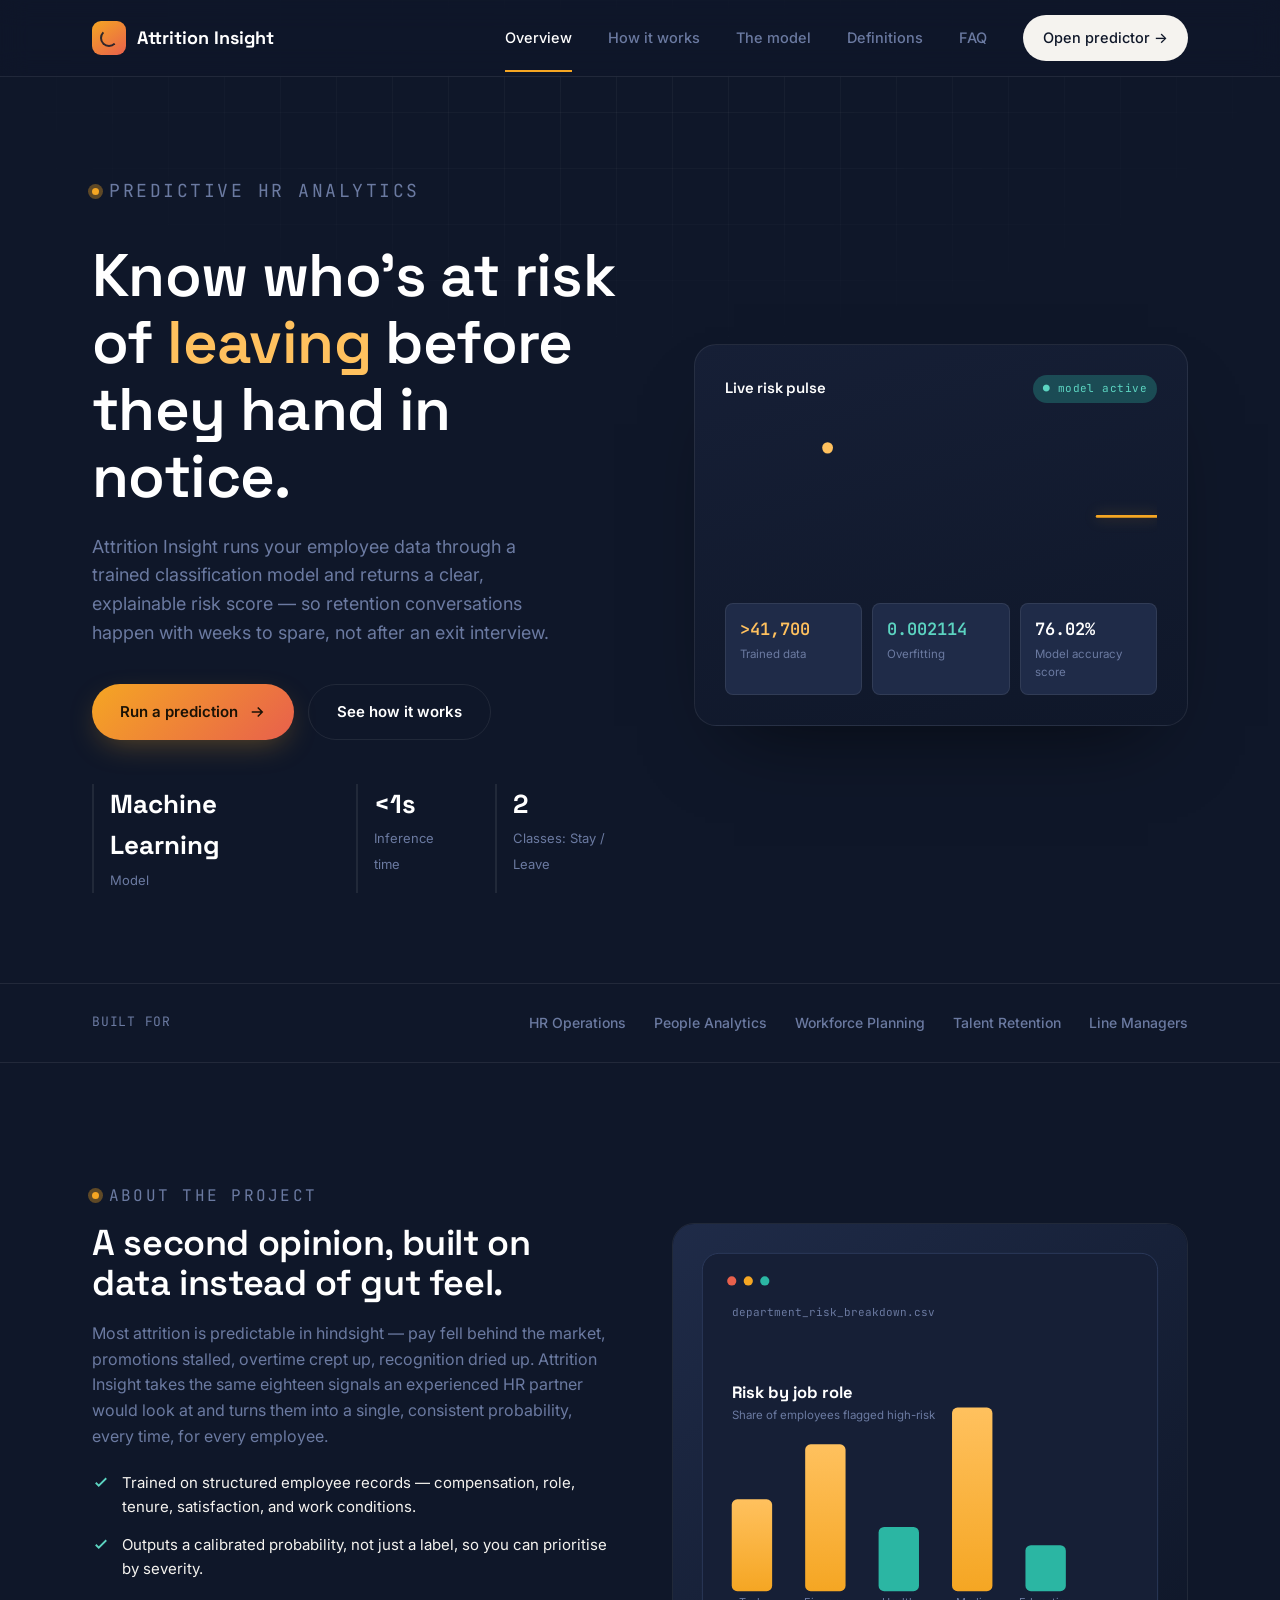
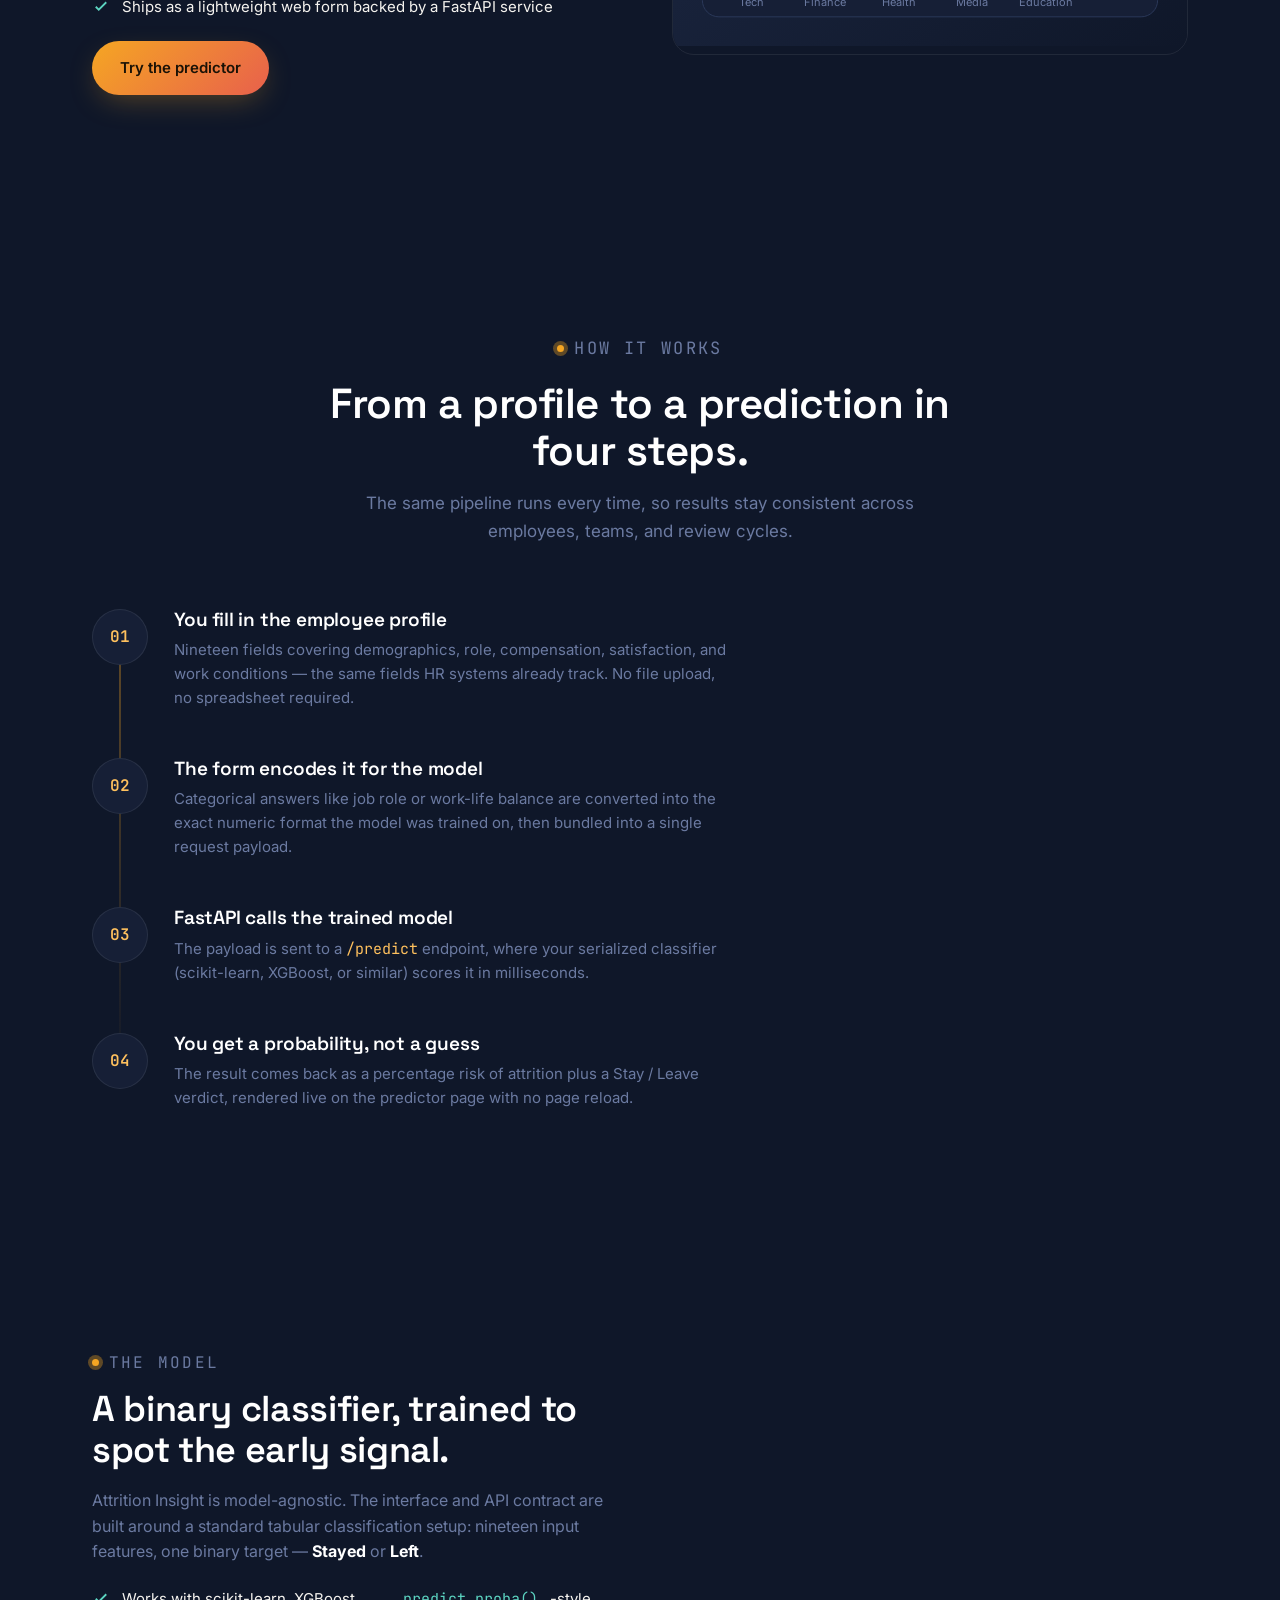
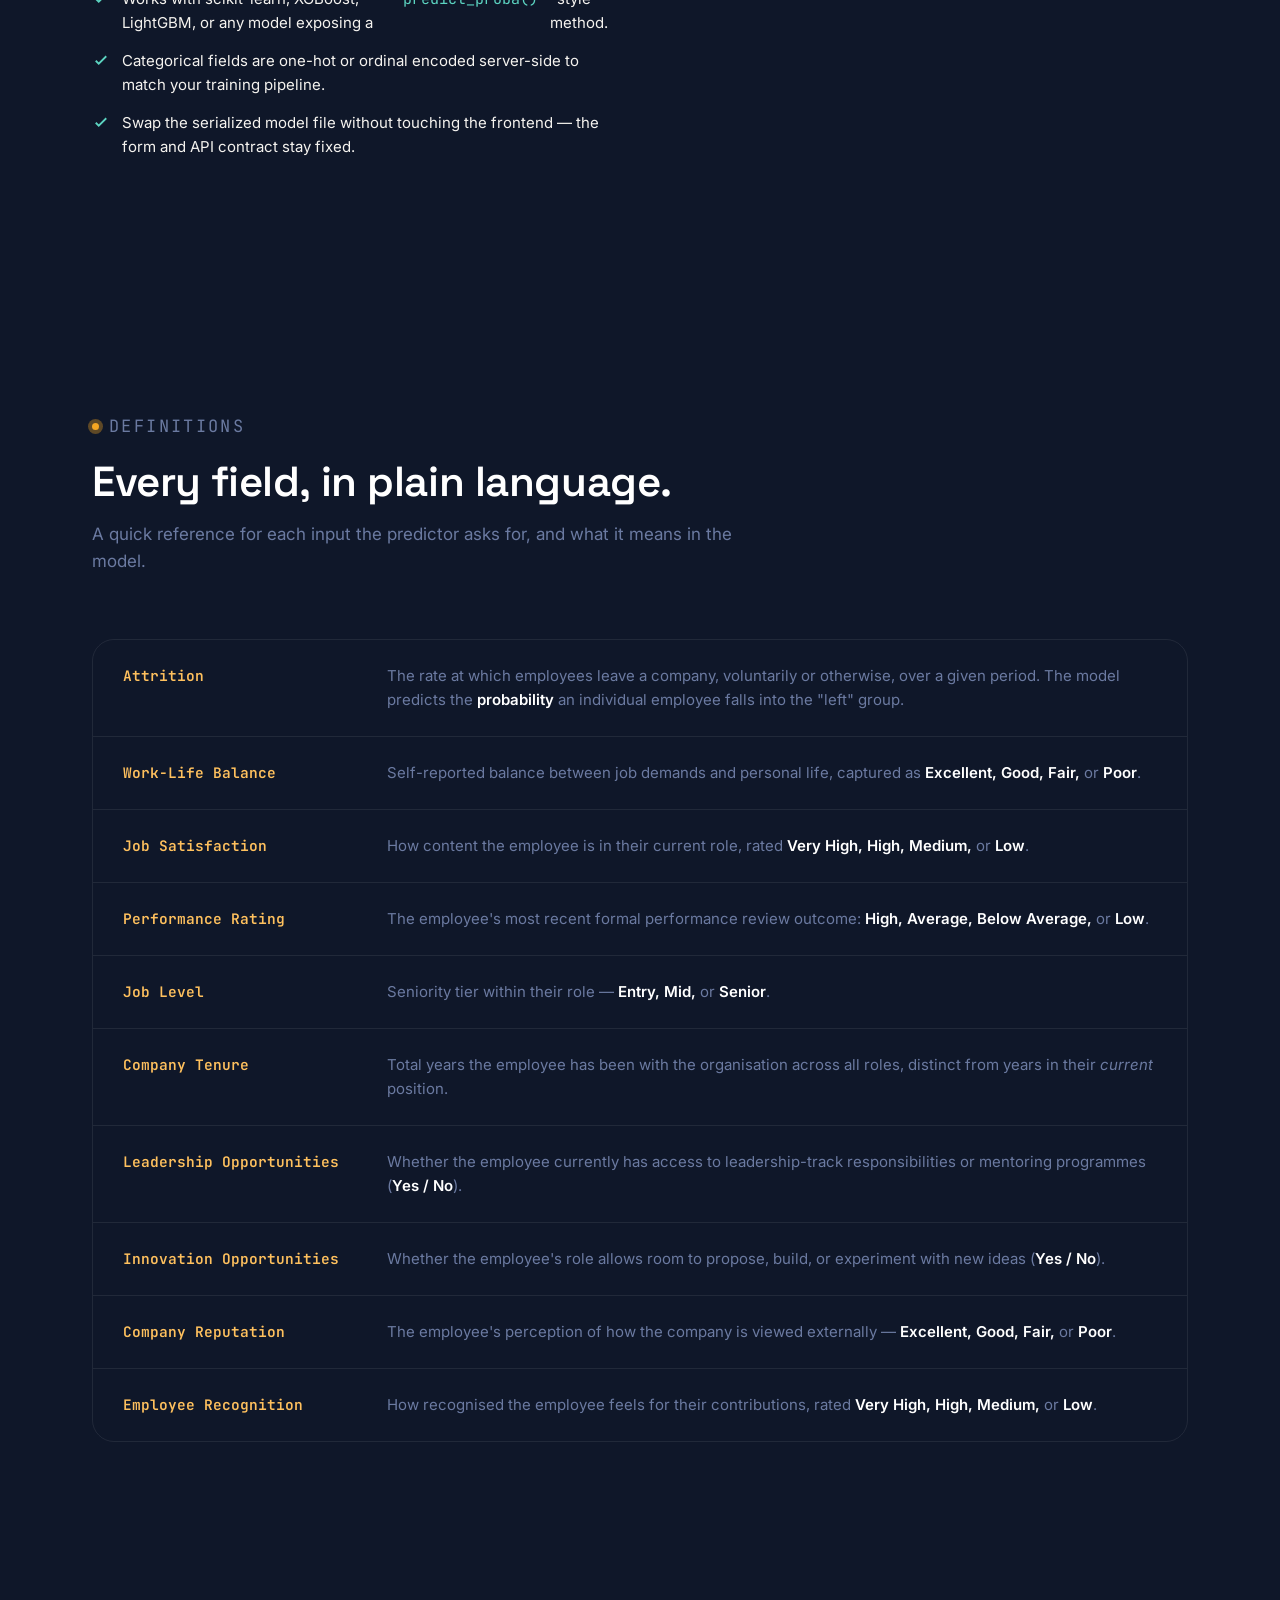
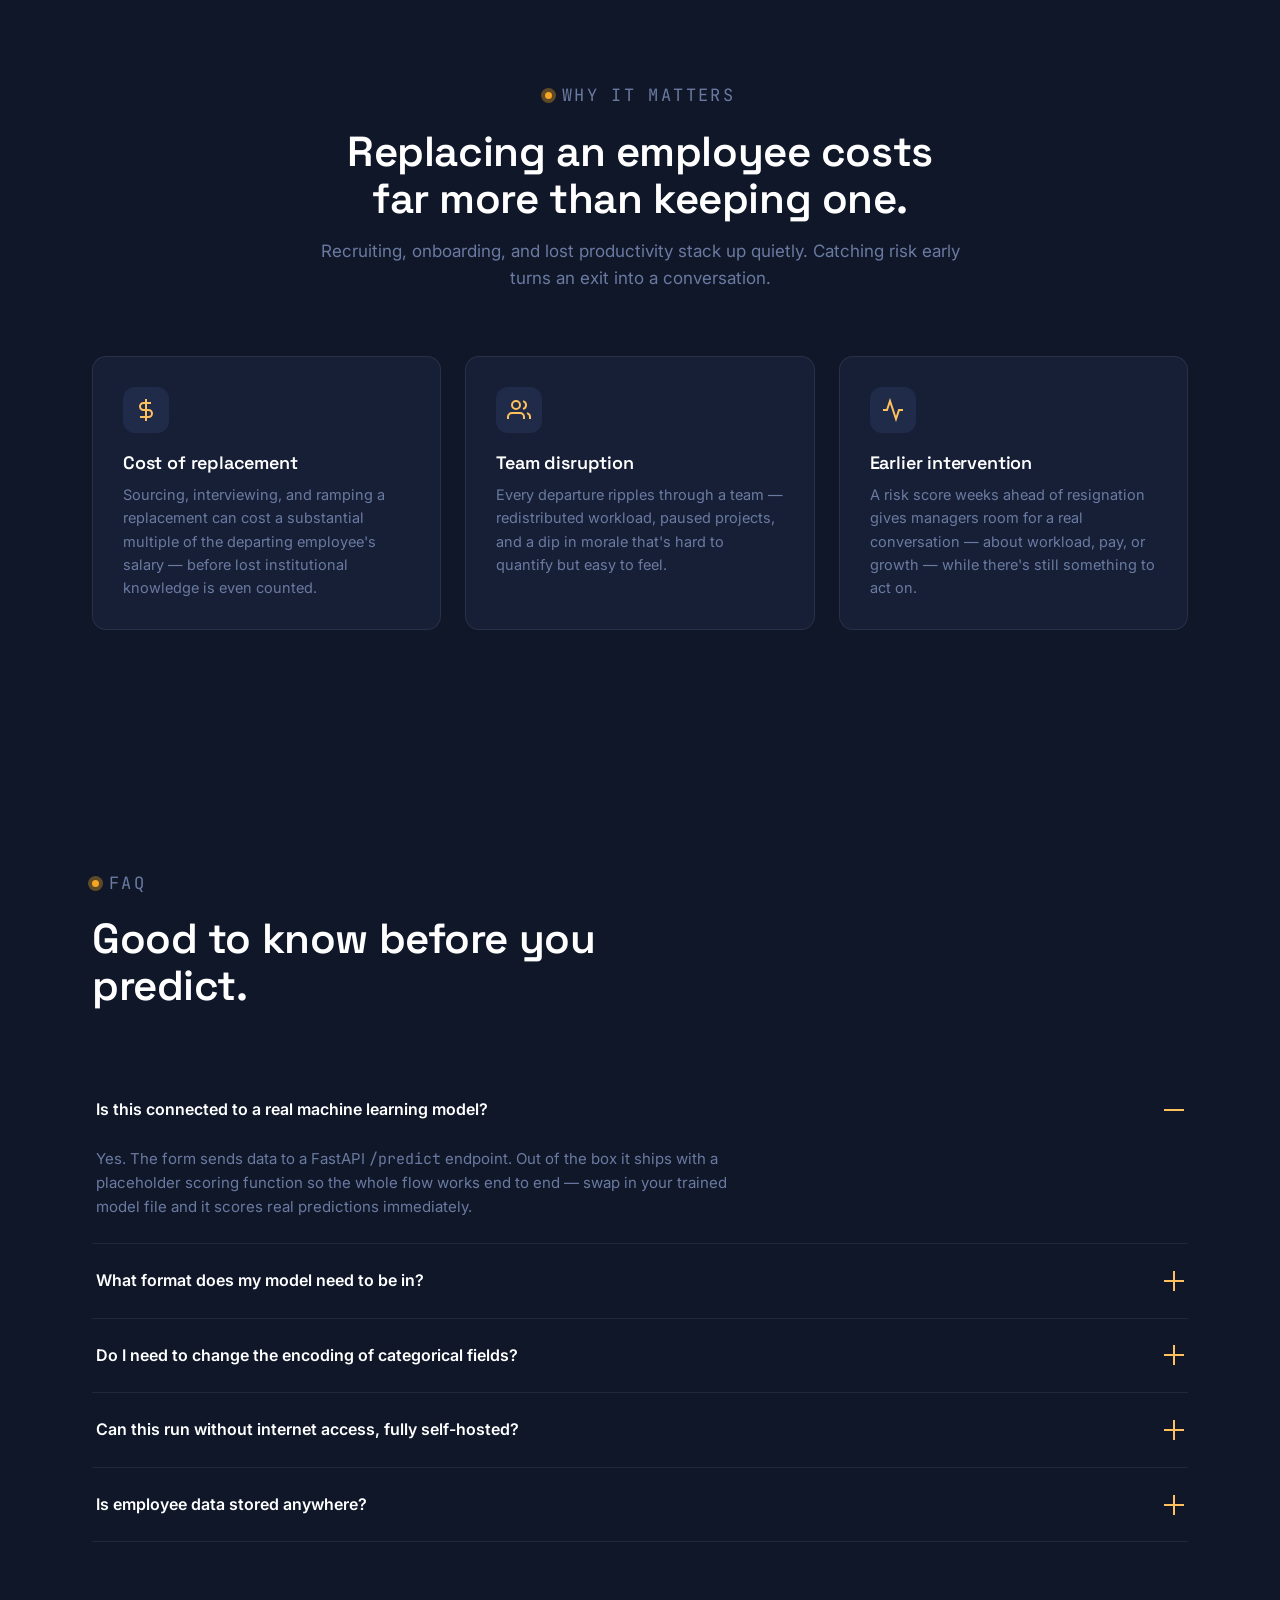
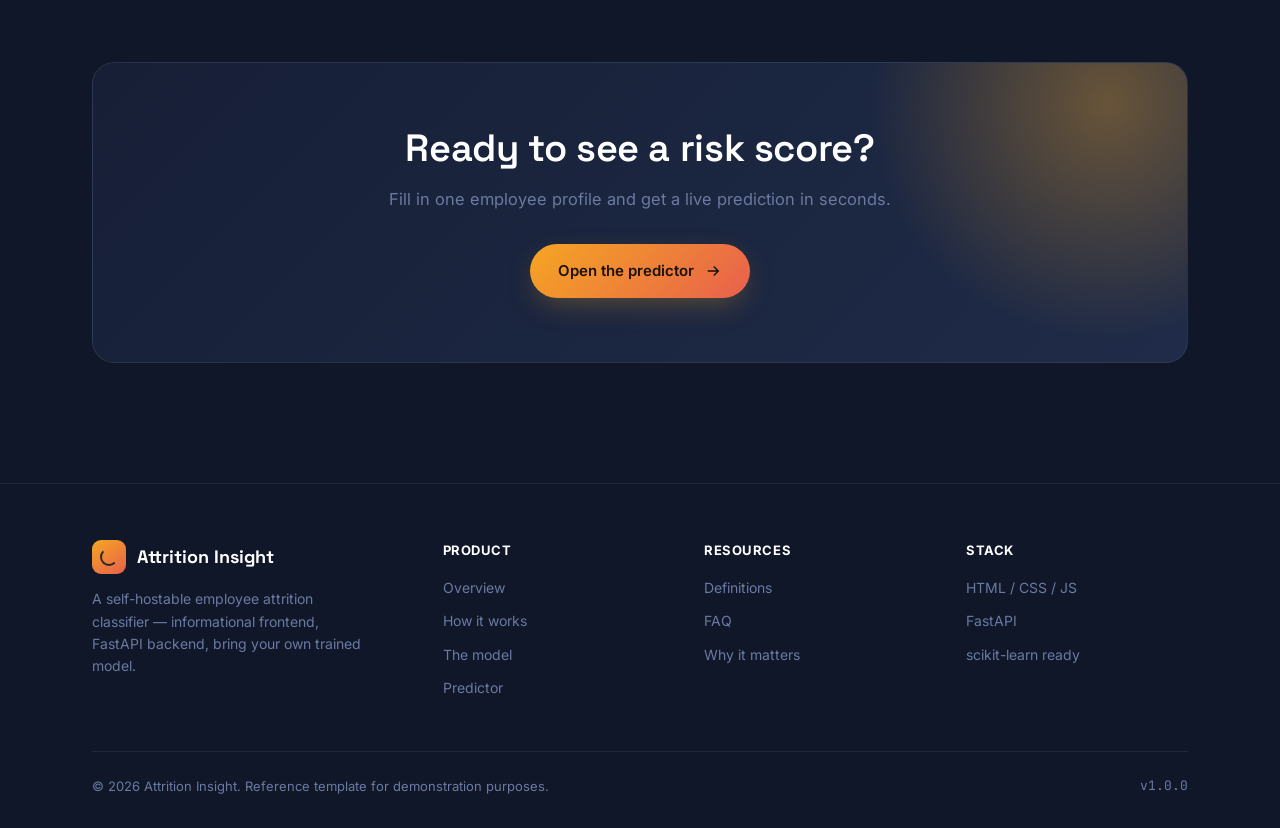
<file: index.html>
<!DOCTYPE html>
<html lang="en">
<head>
<meta charset="UTF-8">
<meta name="viewport" content="width=device-width, initial-scale=1.0">
<title>Attrition Insight — Predict Employee Attrition with Machine Learning</title>
<meta name="description" content="Attrition Insight uses a trained machine learning model to estimate employee attrition risk from HR data, helping teams act before talent walks out the door.">
<link rel="preconnect" href="https://fonts.googleapis.com">
<link rel="stylesheet" href="static/css/style.css">
</head>
<body>

<!-- ============================ NAVBAR ============================ -->
<nav class="navbar">
  <div class="container navbar-inner">
    <a href="index.html" class="brand">
      <span class="brand-mark"></span>
      Attrition&nbsp;Insight
    </a>
    <ul class="nav-links" id="navLinks">
      <li><a href="#overview" class="active">Overview</a></li>
      <li><a href="#how-it-works">How it works</a></li>
      <li><a href="#model">The model</a></li>
      <li><a href="#glossary">Definitions</a></li>
      <li><a href="#faq">FAQ</a></li>
      <li><a href="predict.html" class="nav-cta">Open predictor →</a></li>
    </ul>
    <button class="nav-toggle" id="navToggle" aria-label="Toggle menu">
      <span></span><span></span><span></span>
    </button>
  </div>
</nav>

<!-- ============================ HERO ============================ -->
<header class="hero" id="overview">
  <div class="container hero-grid">
    <div class="hero-copy" data-reveal>
      <p class="eyebrow">Predictive HR Analytics</p>
      <h1>Know who's at risk of <span class="accent">leaving</span> before they hand in notice.</h1>
      <p>Attrition Insight runs your employee data through a trained classification model and returns a clear, explainable risk score — so retention conversations happen with weeks to spare, not after an exit interview.</p>
      <div class="hero-actions">
        <a href="predict.html" class="btn btn-primary">
          Run a prediction
          <svg viewBox="0 0 24 24" fill="none" stroke="currentColor" stroke-width="2"><path d="M5 12h14M13 6l6 6-6 6"/></svg>
        </a>
        <a href="#how-it-works" class="btn btn-ghost">See how it works</a>
      </div>
      <div class="hero-stats">
        <div>
          <span class="num">Machine Learning</span>
          <span class="label">Model</span>
        </div>
        <div>
          <span class="num">&lt;1s</span>
          <span class="label">Inference time</span>
        </div>
        <div>
          <span class="num">2</span>
          <span class="label">Classes: Stay / Leave</span>
        </div>
      </div>
    </div>

    <div class="hero-visual" data-reveal>
      <div class="pulse-card">
        <div class="pulse-card-head">
          <h4>Live risk pulse</h4>
          <span class="pulse-tag">● model active</span>
        </div>
        <div class="pulse-svg-wrap">
          <svg viewBox="0 0 400 140" preserveAspectRatio="none">
            <path class="pulse-line" d="M0,80 L50,80 L65,40 L80,110 L95,20 L110,80 L160,80 L180,80 L195,55 L210,95 L225,80 L400,80"/>
            <circle class="pulse-dot" cx="95" cy="20" r="5"/>
          </svg>
        </div>
        <div class="pulse-grid-row">
          <div class="pulse-metric risk">
            <div class="v">>41,700</div>
            <div class="l">Trained data</div>
          </div>
          <div class="pulse-metric safe">
            <div class="v">0.002114</div>
            <div class="l">Overfitting</div>
          </div>
          <div class="pulse-metric">
            <div class="v">76.02%</div>
            <div class="l">Model accuracy score</div>
          </div>
        </div>
      </div>
    </div>
  </div>
</header>

<!-- ============================ TRUST STRIP ============================ -->
<div class="strip">
  <div class="container strip-inner">
    <span class="strip-label">BUILT FOR</span>
    <div class="strip-tags">
      <span>HR Operations</span>
      <span>People Analytics</span>
      <span>Workforce Planning</span>
      <span>Talent Retention</span>
      <span>Line Managers</span>
    </div>
  </div>
</div>

<!-- ============================ ABOUT ============================ -->
<section class="section" id="about">
  <div class="container">
    <div class="split" data-reveal>
      <div class="split-copy">
        <p class="eyebrow">About the project</p>
        <h2>A second opinion, built on data instead of gut feel.</h2>
        <p>Most attrition is predictable in hindsight — pay fell behind the market, promotions stalled, overtime crept up, recognition dried up. Attrition Insight takes the same eighteen signals an experienced HR partner would look at and turns them into a single, consistent probability, every time, for every employee.</p>
        <ul class="check-list">
          <li>
            <svg viewBox="0 0 24 24" fill="none" stroke="currentColor" stroke-width="2.4"><path d="M5 13l4 4L19 7"/></svg>
            Trained on structured employee records — compensation, role, tenure, satisfaction, and work conditions.
          </li>
          <li>
            <svg viewBox="0 0 24 24" fill="none" stroke="currentColor" stroke-width="2.4"><path d="M5 13l4 4L19 7"/></svg>
            Outputs a calibrated probability, not just a label, so you can prioritise by severity.
          </li>
          <li>
            <svg viewBox="0 0 24 24" fill="none" stroke="currentColor" stroke-width="2.4"><path d="M5 13l4 4L19 7"/></svg>
            Ships as a lightweight web form backed by a FastAPI service
          </li>
        </ul>
        <a href="predict.html" class="btn btn-primary mt-8">Try the predictor</a>
      </div>
      <div class="split-media">
        <div class="media-frame">
          <svg viewBox="0 0 560 460" width="100%" height="100%" xmlns="http://www.w3.org/2000/svg">
            <defs>
              <linearGradient id="bgGrad" x1="0" y1="0" x2="1" y2="1">
                <stop offset="0%" stop-color="#1f2b48"/>
                <stop offset="100%" stop-color="#0f1729"/>
              </linearGradient>
              <linearGradient id="barGrad" x1="0" y1="0" x2="0" y2="1">
                <stop offset="0%" stop-color="#ffc15e"/>
                <stop offset="100%" stop-color="#f5a623"/>
              </linearGradient>
            </defs>
            <rect width="560" height="460" fill="url(#bgGrad)"/>
            <rect x="32" y="32" width="496" height="396" rx="18" fill="#161f36" stroke="#2c3a5c"/>
            <circle cx="64" cy="62" r="5" fill="#e8604c"/>
            <circle cx="82" cy="62" r="5" fill="#f5a623"/>
            <circle cx="100" cy="62" r="5" fill="#2bb6a3"/>
            <text x="64" y="100" fill="#6b7aa1" font-family="JetBrains Mono, monospace" font-size="12">department_risk_breakdown.csv</text>
            <g font-family="Inter, sans-serif" font-size="12" fill="#f5f3ef">
              <rect x="64" y="300" width="44" height="100" rx="6" fill="url(#barGrad)"/>
              <text x="86" y="416" text-anchor="middle" fill="#6b7aa1">Tech</text>
              <rect x="144" y="240" width="44" height="160" rx="6" fill="url(#barGrad)"/>
              <text x="166" y="416" text-anchor="middle" fill="#6b7aa1">Finance</text>
              <rect x="224" y="330" width="44" height="70" rx="6" fill="#2bb6a3"/>
              <text x="246" y="416" text-anchor="middle" fill="#6b7aa1">Health</text>
              <rect x="304" y="200" width="44" height="200" rx="6" fill="url(#barGrad)"/>
              <text x="326" y="416" text-anchor="middle" fill="#6b7aa1">Media</text>
              <rect x="384" y="350" width="44" height="50" rx="6" fill="#2bb6a3"/>
              <text x="406" y="416" text-anchor="middle" fill="#6b7aa1">Education</text>
            </g>
            <text x="64" y="190" fill="#fff" font-family="Space Grotesk, sans-serif" font-size="18" font-weight="700">Risk by job role</text>
            <text x="64" y="212" fill="#6b7aa1" font-family="Inter, sans-serif" font-size="12.5">Share of employees flagged high-risk</text>
          </svg>
        </div>
      </div>
    </div>
  </div>
</section>

<!-- ============================ HOW IT WORKS ============================ -->
<section class="section" id="how-it-works">
  <div class="container">
    <div class="section-head center" data-reveal>
      <p class="eyebrow" style="justify-content:center;">How it works</p>
      <h2>From a profile to a prediction in four steps.</h2>
      <p>The same pipeline runs every time, so results stay consistent across employees, teams, and review cycles.</p>
    </div>

    <div class="process-rail" data-reveal>
      <div class="process-step">
        <div class="step-index">01</div>
        <div class="step-body">
          <h3>You fill in the employee profile</h3>
          <p>Nineteen fields covering demographics, role, compensation, satisfaction, and work conditions — the same fields HR systems already track. No file upload, no spreadsheet required.</p>
        </div>
      </div>
      <div class="process-step">
        <div class="step-index">02</div>
        <div class="step-body">
          <h3>The form encodes it for the model</h3>
          <p>Categorical answers like job role or work-life balance are converted into the exact numeric format the model was trained on, then bundled into a single request payload.</p>
        </div>
      </div>
      <div class="process-step">
        <div class="step-index">03</div>
        <div class="step-body">
          <h3>FastAPI calls the trained model</h3>
          <p>The payload is sent to a <code class="mono" style="color:var(--amber-400)">/predict</code> endpoint, where your serialized classifier (scikit-learn, XGBoost, or similar) scores it in milliseconds.</p>
        </div>
      </div>
      <div class="process-step">
        <div class="step-index">04</div>
        <div class="step-body">
          <h3>You get a probability, not a guess</h3>
          <p>The result comes back as a percentage risk of attrition plus a Stay / Leave verdict, rendered live on the predictor page with no page reload.</p>
        </div>
      </div>
    </div>
  </div>
</section>

<!-- ============================ THE MODEL ============================ -->
<section class="section" id="model">
  <div class="container">
    <div class="split reverse" data-reveal>
      <div class="split-media">
      </div>
      <div class="split-copy">
        <p class="eyebrow">The model</p>
        <h2>A binary classifier, trained to spot the early signal.</h2>
        <p>Attrition Insight is model-agnostic. The interface and API contract are built around a standard tabular classification setup: nineteen input features, one binary target — <strong style="color:#fff;">Stayed</strong> or <strong style="color:#fff;">Left</strong>.</p>
        <ul class="check-list">
          <li>
            <svg viewBox="0 0 24 24" fill="none" stroke="currentColor" stroke-width="2.4"><path d="M5 13l4 4L19 7"/></svg>
            Works with scikit-learn, XGBoost, LightGBM, or any model exposing a <code class="mono" style="color:var(--teal-400)">predict_proba()</code>-style method.
          </li>
          <li>
            <svg viewBox="0 0 24 24" fill="none" stroke="currentColor" stroke-width="2.4"><path d="M5 13l4 4L19 7"/></svg>
            Categorical fields are one-hot or ordinal encoded server-side to match your training pipeline.
          </li>
          <li>
            <svg viewBox="0 0 24 24" fill="none" stroke="currentColor" stroke-width="2.4"><path d="M5 13l4 4L19 7"/></svg>
            Swap the serialized model file without touching the frontend — the form and API contract stay fixed.
          </li>
        </ul>
      </div>
    </div>
  </div>
</section>

<!-- ============================ DEFINITIONS / GLOSSARY ============================ -->
<section class="section" id="glossary">
  <div class="container">
    <div class="section-head" data-reveal>
      <p class="eyebrow">Definitions</p>
      <h2>Every field, in plain language.</h2>
      <p>A quick reference for each input the predictor asks for, and what it means in the model.</p>
    </div>

    <div class="glossary" data-reveal>
      <div class="gloss-row">
        <div class="gloss-term">Attrition</div>
        <div class="gloss-def">The rate at which employees leave a company, voluntarily or otherwise, over a given period. The model predicts the <strong>probability</strong> an individual employee falls into the "left" group.</div>
      </div>
      <div class="gloss-row">
        <div class="gloss-term">Work-Life Balance</div>
        <div class="gloss-def">Self-reported balance between job demands and personal life, captured as <strong>Excellent, Good, Fair,</strong> or <strong>Poor</strong>.</div>
      </div>
      <div class="gloss-row">
        <div class="gloss-term">Job Satisfaction</div>
        <div class="gloss-def">How content the employee is in their current role, rated <strong>Very High, High, Medium,</strong> or <strong>Low</strong>.</div>
      </div>
      <div class="gloss-row">
        <div class="gloss-term">Performance Rating</div>
        <div class="gloss-def">The employee's most recent formal performance review outcome: <strong>High, Average, Below Average,</strong> or <strong>Low</strong>.</div>
      </div>
      <div class="gloss-row">
        <div class="gloss-term">Job Level</div>
        <div class="gloss-def">Seniority tier within their role — <strong>Entry, Mid,</strong> or <strong>Senior</strong>.</div>
      </div>
      <div class="gloss-row">
        <div class="gloss-term">Company Tenure</div>
        <div class="gloss-def">Total years the employee has been with the organisation across all roles, distinct from years in their <em>current</em> position.</div>
      </div>
      <div class="gloss-row">
        <div class="gloss-term">Leadership Opportunities</div>
        <div class="gloss-def">Whether the employee currently has access to leadership-track responsibilities or mentoring programmes (<strong>Yes / No</strong>).</div>
      </div>
      <div class="gloss-row">
        <div class="gloss-term">Innovation Opportunities</div>
        <div class="gloss-def">Whether the employee's role allows room to propose, build, or experiment with new ideas (<strong>Yes / No</strong>).</div>
      </div>
      <div class="gloss-row">
        <div class="gloss-term">Company Reputation</div>
        <div class="gloss-def">The employee's perception of how the company is viewed externally — <strong>Excellent, Good, Fair,</strong> or <strong>Poor</strong>.</div>
      </div>
      <div class="gloss-row">
        <div class="gloss-term">Employee Recognition</div>
        <div class="gloss-def">How recognised the employee feels for their contributions, rated <strong>Very High, High, Medium,</strong> or <strong>Low</strong>.</div>
      </div>
    </div>
  </div>
</section>

<!-- ============================ WHY IT MATTERS ============================ -->
<section class="section" id="why">
  <div class="container">
    <div class="section-head center" data-reveal>
      <p class="eyebrow" style="justify-content:center;">Why it matters</p>
      <h2>Replacing an employee costs far more than keeping one.</h2>
      <p>Recruiting, onboarding, and lost productivity stack up quietly. Catching risk early turns an exit into a conversation.</p>
    </div>
    <div class="grid-3" data-reveal>
      <div class="card">
        <div class="card-icon">
          <svg viewBox="0 0 24 24" fill="none" stroke="currentColor" stroke-width="2"><path d="M12 1v22M17 5H9.5a3.5 3.5 0 000 7h5a3.5 3.5 0 010 7H6"/></svg>
        </div>
        <h3>Cost of replacement</h3>
        <p>Sourcing, interviewing, and ramping a replacement can cost a substantial multiple of the departing employee's salary — before lost institutional knowledge is even counted.</p>
      </div>
      <div class="card">
        <div class="card-icon">
          <svg viewBox="0 0 24 24" fill="none" stroke="currentColor" stroke-width="2"><path d="M17 21v-2a4 4 0 00-4-4H5a4 4 0 00-4 4v2M9 11a4 4 0 100-8 4 4 0 000 8zM23 21v-2a4 4 0 00-3-3.87M16 3.13a4 4 0 010 7.75"/></svg>
        </div>
        <h3>Team disruption</h3>
        <p>Every departure ripples through a team — redistributed workload, paused projects, and a dip in morale that's hard to quantify but easy to feel.</p>
      </div>
      <div class="card">
        <div class="card-icon">
          <svg viewBox="0 0 24 24" fill="none" stroke="currentColor" stroke-width="2"><path d="M22 12h-4l-3 9L9 3l-3 9H2"/></svg>
        </div>
        <h3>Earlier intervention</h3>
        <p>A risk score weeks ahead of resignation gives managers room for a real conversation — about workload, pay, or growth — while there's still something to act on.</p>
      </div>
    </div>
  </div>
</section>

<!-- ============================ FAQ ============================ -->
<section class="section" id="faq">
  <div class="container">
    <div class="section-head" data-reveal>
      <p class="eyebrow">FAQ</p>
      <h2>Good to know before you predict.</h2>
    </div>
    <div data-reveal>
      <div class="faq-item open">
        <div class="faq-q"><span>Is this connected to a real machine learning model?</span><span class="plus"></span></div>
        <div class="faq-a"><div class="faq-a-inner">Yes. The form sends data to a FastAPI <code class="mono">/predict</code> endpoint. Out of the box it ships with a placeholder scoring function so the whole flow works end to end — swap in your trained model file and it scores real predictions immediately.</div></div>
      </div>
      <div class="faq-item">
        <div class="faq-q"><span>What format does my model need to be in?</span><span class="plus"></span></div>
        <div class="faq-a"><div class="faq-a-inner">Any model saved as a <code class="mono">.pkl</code> or <code class="mono">.joblib</code> file that exposes a scikit-learn-style <code class="mono">predict_proba()</code> method works out of the box with the provided backend code. Other formats just need a small loader adjustment.</div></div>
      </div>
      <div class="faq-item">
        <div class="faq-q"><span>Do I need to change the encoding of categorical fields?</span><span class="plus"></span></div>
        <div class="faq-a"><div class="faq-a-inner">The backend includes an encoding map matching the exact category options used in the form. If your training pipeline encoded categories differently (e.g. a different one-hot column order), update the encoding section in <code class="mono">main.py</code> to match.</div></div>
      </div>
      <div class="faq-item">
        <div class="faq-q"><span>Can this run without internet access, fully self-hosted?</span><span class="plus"></span></div>
        <div class="faq-a"><div class="faq-a-inner">Yes. Both pages are static HTML/CSS/JS with no external dependencies beyond a Google Fonts import, and the backend is a self-contained FastAPI app — deploy both on your own infrastructure.</div></div>
      </div>
      <div class="faq-item">
        <div class="faq-q"><span>Is employee data stored anywhere?</span><span class="plus"></span></div>
        <div class="faq-a"><div class="faq-a-inner">Not by default. The reference backend scores each request and returns a result without persisting it. Add your own logging or database layer if you need an audit trail.</div></div>
      </div>
    </div>
  </div>
</section>

<!-- ============================ CTA ============================ -->
<section class="section" style="padding-top:0;">
  <div class="container">
    <div class="cta-band" data-reveal>
      <h2>Ready to see a risk score?</h2>
      <p>Fill in one employee profile and get a live prediction in seconds.</p>
      <div class="cta-actions">
        <a href="predict.html" class="btn btn-primary">
          Open the predictor
          <svg viewBox="0 0 24 24" fill="none" stroke="currentColor" stroke-width="2"><path d="M5 12h14M13 6l6 6-6 6"/></svg>
        </a>
      </div>
    </div>
  </div>
</section>

<!-- ============================ FOOTER ============================ -->
<footer>
  <div class="container">
    <div class="footer-grid">
      <div class="footer-brand">
        <a href="index.html" class="brand"><span class="brand-mark"></span>Attrition Insight</a>
        <p>A self-hostable employee attrition classifier — informational frontend, FastAPI backend, bring your own trained model.</p>
      </div>
      <div class="footer-col">
        <h5>PRODUCT</h5>
        <a href="#overview">Overview</a>
        <a href="#how-it-works">How it works</a>
        <a href="#model">The model</a>
        <a href="predict.html">Predictor</a>
      </div>
      <div class="footer-col">
        <h5>RESOURCES</h5>
        <a href="#glossary">Definitions</a>
        <a href="#faq">FAQ</a>
        <a href="#why">Why it matters</a>
      </div>
      <div class="footer-col">
        <h5>STACK</h5>
        <a href="#" onclick="return false;">HTML / CSS / JS</a>
        <a href="#" onclick="return false;">FastAPI</a>
        <a href="#" onclick="return false;">scikit-learn ready</a>
      </div>
    </div>
    <div class="footer-bottom">
      <span>© 2026 Attrition Insight. Reference template for demonstration purposes.</span>
      <span class="mono">v1.0.0</span>
    </div>
  </div>
</footer>

<script src="static/js/main.js"></script>
</body>
</html>
</file>
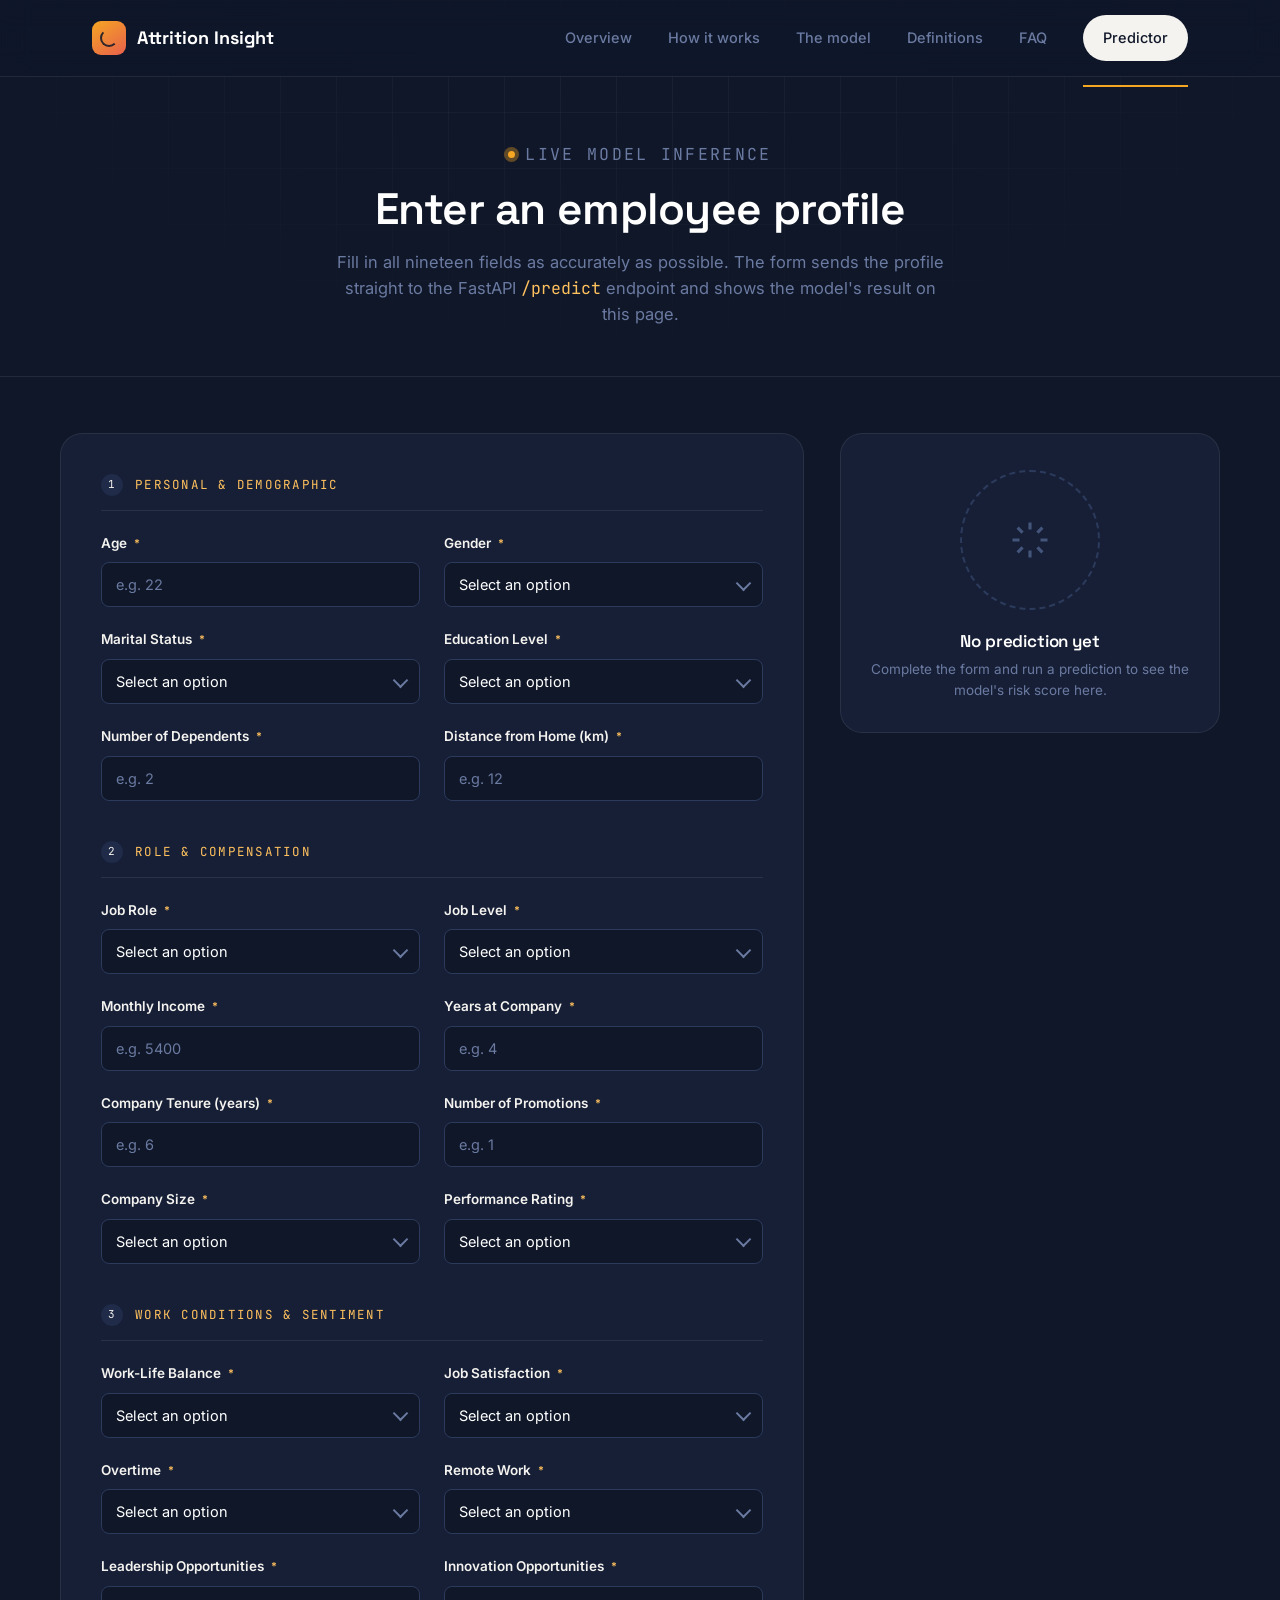
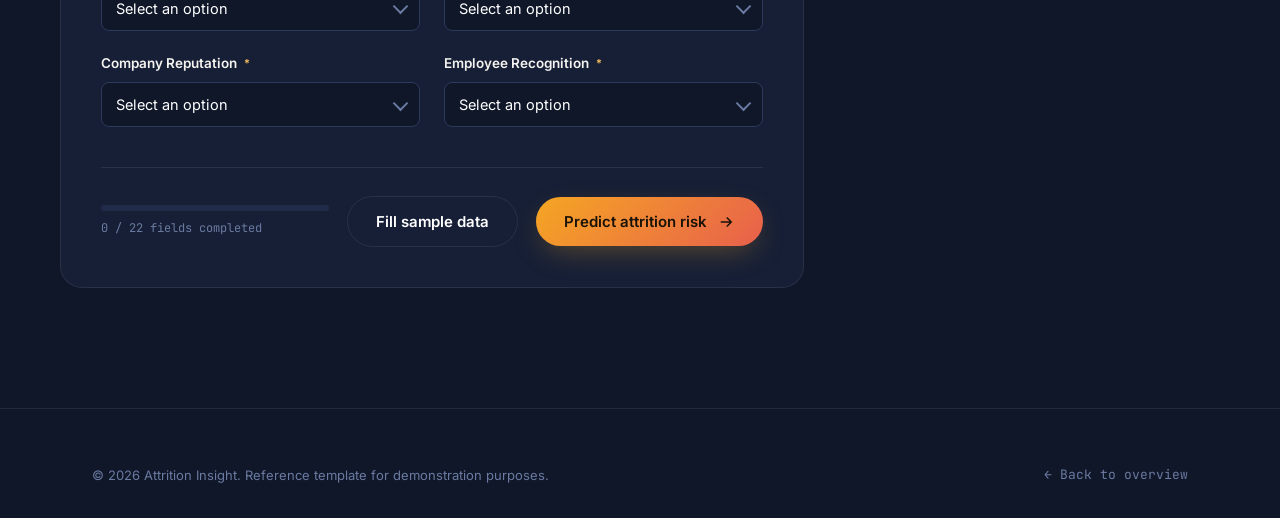
<file: predict.html>
<!DOCTYPE html>
<html lang="en">
<head>
<meta charset="UTF-8">
<meta name="viewport" content="width=device-width, initial-scale=1.0">
<title>Run a Prediction — Attrition Insight</title>
<meta name="description" content="Enter an employee profile and get a live attrition risk prediction from the trained classification model.">
<link rel="preconnect" href="https://fonts.googleapis.com">
<link rel="stylesheet" href="static/css/style.css">
<link rel="stylesheet" href="static/css/form.css">
</head>
<body>

<!-- ============================ NAVBAR ============================ -->
<nav class="navbar">
  <div class="container navbar-inner">
    <a href="index.html" class="brand">
      <span class="brand-mark"></span>
      Attrition&nbsp;Insight
    </a>
    <ul class="nav-links" id="navLinks">
      <li><a href="/#overview">Overview</a></li>
      <li><a href="/#how-it-works">How it works</a></li>
      <li><a href="/#model">The model</a></li>
      <li><a href="/#glossary">Definitions</a></li>
      <li><a href="/#faq">FAQ</a></li>
      <li><a href="predict.html" class="nav-cta active">Predictor</a></li>
    </ul>
    <button class="nav-toggle" id="navToggle" aria-label="Toggle menu">
      <span></span><span></span><span></span>
    </button>
  </div>
</nav>

<!-- ============================ PAGE HERO ============================ -->
<header class="predict-hero">
  <div class="container predict-hero-inner">
    <p class="eyebrow">Live model inference</p>
    <h1>Enter an employee profile</h1>
    <p>Fill in all nineteen fields as accurately as possible. The form sends the profile straight to the FastAPI <code class="mono" style="color:var(--amber-400)">/predict</code> endpoint and shows the model's result on this page.</p>
  </div>
</header>

<!-- ============================ FORM + RESULT ============================ -->
<section class="container predict-layout">

  <!-- ---------- FORM CARD ---------- -->
  <form class="form-card" id="predictForm" novalidate>

    <div class="form-section-title"><span class="n">1</span> Personal &amp; demographic</div>
    <div class="field-grid">

      <div class="field" data-field="Age">
        <label for="Age">Age <span class="req">*</span></label>
        <input type="number" id="Age" name="Age" min="1" step="1" placeholder="e.g. 22" required>
        <span class="field-error">Enter the Age</span>
      </div>

      <div class="field" data-field="Gender">
        <label for="Gender">Gender <span class="req">*</span></label>
        <div class="select-wrap">
          <select id="Gender" name="Gender" required>
            <option value="" disabled selected>Select an option</option>
            <option value="Male">Male</option>
            <option value="Female">Female</option>
          </select>
        </div>
        <span class="field-error">Please select a gender.</span>
      </div>

      <div class="field" data-field="MaritalStatus">
        <label for="MaritalStatus">Marital Status <span class="req">*</span></label>
        <div class="select-wrap">
          <select id="MaritalStatus" name="MaritalStatus" required>
            <option value="" disabled selected>Select an option</option>
            <option value="Married">Married</option>
            <option value="Divorced">Divorced</option>
            <option value="Single">Single</option>
          </select>
        </div>
        <span class="field-error">Please select a marital status.</span>
      </div>

      <div class="field" data-field="EducationLevel">
        <label for="EducationLevel">Education Level <span class="req">*</span></label>
        <div class="select-wrap">
          <select id="EducationLevel" name="EducationLevel" required>
            <option value="" disabled selected>Select an option</option>
            <option value="High School">High School</option>
            <option value="Associate Degree">Associate Degree</option>
            <option value="Bachelor's Degree">Bachelor's Degree</option>
            <option value="Master's Degree">Master's Degree</option>
            <option value="PhD">PhD</option>
          </select>
        </div>
        <span class="field-error">Please select an education level.</span>
      </div>

      <div class="field" data-field="NumberOfDependents">
        <label for="NumberOfDependents">Number of Dependents <span class="req">*</span></label>
        <input type="number" id="NumberOfDependents" name="NumberOfDependents" min="0" step="1" placeholder="e.g. 2" required>
        <span class="field-error">Enter a whole number, 0 or more.</span>
      </div>

      <div class="field" data-field="DistanceFromHome">
        <label for="DistanceFromHome">Distance from Home (km) <span class="req">*</span></label>
        <input type="number" id="DistanceFromHome" name="DistanceFromHome" min="0" step="1" placeholder="e.g. 12" required>
        <span class="field-error">Enter a whole number, 0 or more.</span>
      </div>

    </div>

    <div class="form-section-title"><span class="n">2</span> Role &amp; compensation</div>
    <div class="field-grid">

      <div class="field" data-field="JobRole">
        <label for="JobRole">Job Role <span class="req">*</span></label>
        <div class="select-wrap">
          <select id="JobRole" name="JobRole" required>
            <option value="" disabled selected>Select an option</option>
            <option value="Education">Education</option>
            <option value="Media">Media</option>
            <option value="HealthCare">HealthCare</option>
            <option value="Technology">Technology</option>
            <option value="Finance">Finance</option>
          </select>
        </div>
        <span class="field-error">Please select a job role.</span>
      </div>

      <div class="field" data-field="JobLevel">
        <label for="JobLevel">Job Level <span class="req">*</span></label>
        <div class="select-wrap">
          <select id="JobLevel" name="JobLevel" required>
            <option value="" disabled selected>Select an option</option>
            <option value="Entry">Entry</option>
            <option value="Mid">Mid</option>
            <option value="Senior">Senior</option>
          </select>
        </div>
        <span class="field-error">Please select a job level.</span>
      </div>

      <div class="field" data-field="MonthlyIncome">
        <label for="MonthlyIncome">Monthly Income <span class="req">*</span></label>
        <input type="number" id="MonthlyIncome" name="MonthlyIncome" min="0" step="1" placeholder="e.g. 5400" required>
        <span class="field-error">Enter a whole number, 0 or more.</span>
      </div>

      <div class="field" data-field="YearsAtCompany">
        <label for="YearsAtCompany">Years at Company <span class="req">*</span></label>
        <input type="number" id="YearsAtCompany" name="YearsAtCompany" min="0" step="1" placeholder="e.g. 4" required>
        <span class="field-error">Enter a whole number, 0 or more.</span>
      </div>

      <div class="field" data-field="CompanyTenure">
        <label for="CompanyTenure">Company Tenure (years) <span class="req">*</span></label>
        <input type="number" id="CompanyTenure" name="CompanyTenure" min="0" step="1" placeholder="e.g. 6" required>
        <span class="field-error">Enter a whole number, 0 or more.</span>
      </div>

      <div class="field" data-field="NumberOfPromotions">
        <label for="NumberOfPromotions">Number of Promotions <span class="req">*</span></label>
        <input type="number" id="NumberOfPromotions" name="NumberOfPromotions" min="0" step="1" placeholder="e.g. 1" required>
        <span class="field-error">Enter a whole number, 0 or more.</span>
      </div>

      <div class="field" data-field="CompanySize">
        <label for="CompanySize">Company Size <span class="req">*</span></label>
        <div class="select-wrap">
          <select id="CompanySize" name="CompanySize" required>
            <option value="" disabled selected>Select an option</option>
            <option value="Small">Small</option>
            <option value="Medium">Medium</option>
            <option value="Large">Large</option>
          </select>
        </div>
        <span class="field-error">Please select a company size.</span>
      </div>

      <div class="field" data-field="PerformanceRating">
        <label for="PerformanceRating">Performance Rating <span class="req">*</span></label>
        <div class="select-wrap">
          <select id="PerformanceRating" name="PerformanceRating" required>
            <option value="" disabled selected>Select an option</option>
            <option value="Low">Low</option>
            <option value="Below Average">Below Average</option>
            <option value="Average">Average</option>
            <option value="High">High</option>
          </select>
        </div>
        <span class="field-error">Please select a performance rating.</span>
      </div>

    </div>

    <div class="form-section-title"><span class="n">3</span> Work conditions &amp; sentiment</div>
    <div class="field-grid">

      <div class="field" data-field="WorkLifeBalance">
        <label for="WorkLifeBalance">Work-Life Balance <span class="req">*</span></label>
        <div class="select-wrap">
          <select id="WorkLifeBalance" name="WorkLifeBalance" required>
            <option value="" disabled selected>Select an option</option>
            <option value="Poor">Poor</option>
            <option value="Fair">Fair</option>
            <option value="Good">Good</option>
            <option value="Excellent">Excellent</option>
          </select>
        </div>
        <span class="field-error">Please select a work-life balance rating.</span>
      </div>

      <div class="field" data-field="JobSatisfaction">
        <label for="JobSatisfaction">Job Satisfaction <span class="req">*</span></label>
        <div class="select-wrap">
          <select id="JobSatisfaction" name="JobSatisfaction" required>
            <option value="" disabled selected>Select an option</option>
            <option value="Low">Low</option>
            <option value="Medium">Medium</option>
            <option value="High">High</option>
            <option value="Very High">Very High</option>
          </select>
        </div>
        <span class="field-error">Please select a job satisfaction level.</span>
      </div>

      <div class="field" data-field="Overtime">
        <label for="Overtime">Overtime <span class="req">*</span></label>
        <div class="select-wrap">
          <select id="Overtime" name="Overtime" required>
            <option value="" disabled selected>Select an option</option>
            <option value="Yes">Yes</option>
            <option value="No">No</option>
          </select>
        </div>
        <span class="field-error">Please select an option.</span>
      </div>

      <div class="field" data-field="RemoteWork">
        <label for="RemoteWork">Remote Work <span class="req">*</span></label>
        <div class="select-wrap">
          <select id="RemoteWork" name="RemoteWork" required>
            <option value="" disabled selected>Select an option</option>
            <option value="Yes">Yes</option>
            <option value="No">No</option>
          </select>
        </div>
        <span class="field-error">Please select an option.</span>
      </div>

      <div class="field" data-field="LeadershipOpportunities">
        <label for="LeadershipOpportunities">Leadership Opportunities <span class="req">*</span></label>
        <div class="select-wrap">
          <select id="LeadershipOpportunities" name="LeadershipOpportunities" required>
            <option value="" disabled selected>Select an option</option>
            <option value="Yes">Yes</option>
            <option value="No">No</option>
          </select>
        </div>
        <span class="field-error">Please select an option.</span>
      </div>

      <div class="field" data-field="InnovationOpportunities">
        <label for="InnovationOpportunities">Innovation Opportunities <span class="req">*</span></label>
        <div class="select-wrap">
          <select id="InnovationOpportunities" name="InnovationOpportunities" required>
            <option value="" disabled selected>Select an option</option>
            <option value="Yes">Yes</option>
            <option value="No">No</option>
          </select>
        </div>
        <span class="field-error">Please select an option.</span>
      </div>

      <div class="field" data-field="CompanyReputation">
        <label for="CompanyReputation">Company Reputation <span class="req">*</span></label>
        <div class="select-wrap">
          <select id="CompanyReputation" name="CompanyReputation" required>
            <option value="" disabled selected>Select an option</option>
            <option value="Poor">Poor</option>
            <option value="Fair">Fair</option>
            <option value="Good">Good</option>
            <option value="Excellent">Excellent</option>
          </select>
        </div>
        <span class="field-error">Please select a company reputation rating.</span>
      </div>

      <div class="field" data-field="EmployeeRecognition">
        <label for="EmployeeRecognition">Employee Recognition <span class="req">*</span></label>
        <div class="select-wrap">
          <select id="EmployeeRecognition" name="EmployeeRecognition" required>
            <option value="" disabled selected>Select an option</option>
            <option value="Low">Low</option>
            <option value="Medium">Medium</option>
            <option value="High">High</option>
            <option value="Very High">Very High</option>
          </select>
        </div>
        <span class="field-error">Please select an employee recognition level.</span>
      </div>

    </div>

    <div class="form-actions">
      <div class="form-progress">
        <div class="form-progress-track"><div class="form-progress-fill" id="progressFill"></div></div>
        <div class="form-progress-label" id="progressLabel">0 / 19 fields completed</div>
      </div>
      <button type="button" class="btn btn-ghost" id="fillSampleBtn">Fill sample data</button>
      <button type="submit" class="btn btn-primary" id="submitBtn" onclick="setTimeout(()=>document.querySelector('.result-panel').scrollIntoView({behavior:'smooth'}),300)">
        Predict attrition risk
        <svg viewBox="0 0 24 24" fill="none" stroke="currentColor" stroke-width="2"><path d="M5 12h14M13 6l6 6-6 6"/></svg>
      </button>
    </div>
  </form>

  <!-- ---------- RESULT SIDEBAR ---------- -->
  <aside class="result-panel">

    <div class="result-state result-idle" id="resultIdle">
      <div class="gauge-placeholder">
        <svg viewBox="0 0 24 24" fill="none" stroke="currentColor" stroke-width="1.8"><path d="M12 2v4M12 18v4M4.93 4.93l2.83 2.83M16.24 16.24l2.83 2.83M2 12h4M18 12h4M4.93 19.07l2.83-2.83M16.24 7.76l2.83-2.83"/></svg>
      </div>
      <h4>No prediction yet</h4>
      <p>Complete the form and run a prediction to see the model's risk score here.</p>
    </div>

    <div class="result-state result-loading" id="resultLoading">
      <div class="spinner"></div>
      <p>Scoring profile against model…</p>
    </div>

    <div class="result-state result-done" id="resultDone">
      <div class="gauge-wrap">
        <svg viewBox="0 0 160 160">
          <circle class="gauge-bg" cx="80" cy="80" r="70"/>
          <circle class="gauge-fill" id="gaugeFill" cx="80" cy="80" r="70" stroke="#f5a623" stroke-dasharray="440" stroke-dashoffset="440"/>
        </svg>
        <div class="gauge-center">
          <span class="pct" id="gaugePct">0%</span>
          <span class="pct-label">risk score</span>
        </div>
      </div>
      <div class="result-verdict risk" id="resultVerdict">● Likely to leave</div>
      <p class="result-summary" id="resultSummary">The model estimates this employee's attrition probability based on the submitted profile.</p>

      <div class="result-factors" id="resultFactors" style="display:none;">
        <h5>Top contributing factors</h5>
        <div class="factor-bars" id="dynamicFactorBars"></div>
      </div>

      <div class="result-actions">
        <button type="button" class="btn btn-ghost" id="resetBtn">Reset form</button>
        <button type="button" class="btn btn-primary" id="predictAgainBtn">New prediction</button>
      </div>
    </div>

    <div class="result-state result-error" id="resultError">
      <svg viewBox="0 0 24 24" fill="none" stroke="currentColor" stroke-width="2"><circle cx="12" cy="12" r="10"/><path d="M12 8v4M12 16h.01"/></svg>
      <h4>Couldn't reach the model</h4>
      <p id="errorMessage">The prediction request failed. Make sure the FastAPI backend is running and reachable.</p>
      <button type="button" class="btn btn-ghost" id="retryBtn">Try again</button>
    </div>

  </aside>

</section>

<div class="toast" id="toast"><span class="dot"></span><span id="toastMsg"></span></div>

<!-- ============================ FOOTER ============================ -->
<footer>
  <div class="container">
    <div class="footer-bottom" style="border-top:none; padding-top:0;">
      <span>© 2026 Attrition Insight. Reference template for demonstration purposes.</span>
      <a href="index.html" class="mono">← Back to overview</a>
    </div>
  </div>
</footer>

<script src="static/js/main.js"></script>
<script src="static/js/predict.js"></script>
</body>
</html>
</file>
<file: static/css/style.css>
/* ==========================================================================
   ATTRITION INSIGHT — Design System
   Palette: Ink navy base, amber risk-signal accent, teal stability accent
   Type: Space Grotesk (display) / Inter (body) / JetBrains Mono (data)
   ========================================================================== */

@import url('https://fonts.googleapis.com/css2?family=Space+Grotesk:wght@500;600;700&family=Inter:wght@400;500;600;700&family=JetBrains+Mono:wght@400;500&display=swap');

:root{
  /* ---- Color tokens ---- */
  --ink-950: #0a0e1a;
  --ink-900: #0f1729;
  --ink-800: #161f36;
  --ink-700: #1f2b48;
  --ink-600: #2c3a5c;
  --ink-500: #44557c;
  --ink-400: #6b7aa1;
  --paper-100: #f5f3ef;
  --paper-50:  #fbfaf7;

  --amber-500: #f5a623;
  --amber-400: #ffc15e;
  --amber-glow: rgba(245, 166, 35, 0.35);

  --teal-500: #2bb6a3;
  --teal-400: #5cd4c1;
  --teal-glow: rgba(43, 182, 163, 0.30);

  --coral-500: #e8604c;

  --line: rgba(255,255,255,0.08);
  --line-soft: rgba(255,255,255,0.05);

  /* ---- Type ---- */
  --font-display: 'Space Grotesk', sans-serif;
  --font-body: 'Inter', sans-serif;
  --font-mono: 'JetBrains Mono', monospace;

  /* ---- Layout ---- */
  --container: 1160px;
  --radius-sm: 8px;
  --radius-md: 14px;
  --radius-lg: 22px;

  --ease: cubic-bezier(0.16, 1, 0.3, 1);
}

*{ margin:0; padding:0; box-sizing:border-box; }

html{ scroll-behavior:smooth; }

body{
  background: var(--ink-900);
  color: var(--paper-100);
  font-family: var(--font-body);
  font-size: 16px;
  line-height: 1.6;
  -webkit-font-smoothing: antialiased;
  overflow-x: hidden;
}

a{ color: inherit; text-decoration: none; }
ul{ list-style:none; }
img{ max-width:100%; display:block; }
button{ font-family: inherit; cursor:pointer; border:none; background:none; }

/* Background texture: faint grid + vignette, consistent ambient field */
body::before{
  content:"";
  position:fixed; inset:0;
  background-image:
    linear-gradient(var(--line-soft) 1px, transparent 1px),
    linear-gradient(90deg, var(--line-soft) 1px, transparent 1px);
  background-size: 56px 56px;
  mask-image: radial-gradient(ellipse 80% 60% at 50% 0%, black 0%, transparent 70%);
  pointer-events:none;
  z-index:0;
}

.container{
  width:100%;
  max-width: var(--container);
  margin: 0 auto;
  padding: 0 32px;
  position:relative;
  z-index:1;
}

/* ---- Reduced motion ---- */
@media (prefers-reduced-motion: reduce){
  *{ animation-duration: 0.001ms !important; animation-iteration-count: 1 !important; transition-duration: 0.001ms !important; scroll-behavior:auto !important; }
}

/* ==========================================================================
   Typography
   ========================================================================== */

h1,h2,h3,h4{
  font-family: var(--font-display);
  font-weight: 600;
  letter-spacing: -0.01em;
  line-height: 1.12;
  color: #fff;
}

.eyebrow{
  font-family: var(--font-mono);
  font-size: 12.5px;
  letter-spacing: 0.14em;
  text-transform: uppercase;
  color: var(--amber-400);
  display:flex;
  align-items:center;
  gap:10px;
  margin-bottom: 18px;
}
.eyebrow::before{
  content:"";
  width: 7px; height:7px;
  border-radius:50%;
  background: var(--amber-500);
  box-shadow: 0 0 0 4px var(--amber-glow);
}

.text-muted{ color: var(--ink-400); }

.mono{ font-family: var(--font-mono); }

/* ==========================================================================
   Navbar
   ========================================================================== */

.navbar{
  position: sticky; top:0; z-index: 100;
  background: rgba(15, 23, 41, 0.78);
  backdrop-filter: blur(14px);
  border-bottom: 1px solid var(--line);
}
.navbar-inner{
  display:flex; align-items:center; justify-content:space-between;
  height: 76px;
}
.brand{
  display:flex; align-items:center; gap:11px;
  font-family: var(--font-display);
  font-weight:700; font-size: 18px;
  color:#fff;
}
.brand-mark{
  width:34px; height:34px;
  border-radius: 9px;
  background: linear-gradient(145deg, var(--amber-500), var(--coral-500));
  position:relative;
  flex-shrink:0;
}
.brand-mark::after{
  content:"";
  position:absolute; inset:8px;
  border: 2px solid rgba(15,23,41,0.85);
  border-radius:50%;
  border-right-color: transparent;
  border-top-color: transparent;
}
.nav-links{
  display:flex; align-items:center; gap: 36px;
}
.nav-links a{
  font-size: 14.5px; font-weight:500;
  color: var(--ink-400);
  transition: color 0.2s var(--ease);
  position:relative;
}
.nav-links a:hover, .nav-links a.active{ color: #fff; }
.nav-links a.active::after{
  content:"";
  position:absolute; left:0; right:0; bottom:-26px;
  height:2px; background: var(--amber-500);
}
.nav-cta{
  display:inline-flex; align-items:center; gap:8px;
  background: var(--paper-100);
  color: var(--ink-900) !important;
  font-weight:600; font-size:14px;
  padding: 11px 20px;
  border-radius: 100px;
  transition: transform 0.2s var(--ease), box-shadow 0.2s var(--ease);
}
.nav-cta:hover{ transform: translateY(-2px); box-shadow: 0 8px 24px rgba(0,0,0,0.25); }
.nav-toggle{ display:none; }

@media (max-width: 860px){
  .nav-links{
    position:fixed; top:76px; left:0; right:0;
    background: var(--ink-900);
    border-bottom: 1px solid var(--line);
    flex-direction:column; align-items:flex-start;
    padding: 24px 32px 32px;
    gap: 20px;
    transform: translateY(-12px);
    opacity:0; pointer-events:none;
    transition: all 0.25s var(--ease);
  }
  .nav-links.open{ transform: translateY(0); opacity:1; pointer-events:auto; }
  .nav-links a.active::after{ display:none; }
  .nav-toggle{
    display:flex; flex-direction:column; gap:5px; padding:8px;
  }
  .nav-toggle span{ width:22px; height:2px; background:#fff; border-radius:2px; }
}

/* ==========================================================================
   Buttons
   ========================================================================== */

.btn{
  display:inline-flex; align-items:center; justify-content:center; gap:10px;
  font-weight:600; font-size:15px;
  padding: 15px 28px;
  border-radius: 100px;
  transition: transform 0.2s var(--ease), box-shadow 0.2s var(--ease), background 0.2s var(--ease);
  white-space:nowrap;
}
.btn-primary{
  background: linear-gradient(135deg, var(--amber-500), var(--coral-500));
  color: #1a1206;
  box-shadow: 0 10px 30px -8px var(--amber-glow);
}
.btn-primary:hover{ transform: translateY(-3px); box-shadow: 0 16px 36px -8px var(--amber-glow); }
.btn-ghost{
  background: transparent;
  color: #fff;
  border: 1.5px solid var(--line);
}
.btn-ghost:hover{ border-color: rgba(255,255,255,0.3); background: rgba(255,255,255,0.04); }
.btn-block{ width:100%; }
.btn svg{ width:18px; height:18px; }

/* ==========================================================================
   Section scaffolding
   ========================================================================== */

.section{ padding: 120px 0; position:relative; }
.section-head{ max-width: 640px; margin-bottom: 64px; }
.section-head.center{ margin-left:auto; margin-right:auto; text-align:center; }
.section-head h2{ font-size: clamp(28px, 4vw, 42px); margin-bottom:16px; }
.section-head p{ color: var(--ink-400); font-size:17px; }

[data-reveal]{
  opacity:0;
  transform: translateY(28px);
  transition: opacity 0.7s var(--ease), transform 0.7s var(--ease);
}
[data-reveal].is-visible{ opacity:1; transform: translateY(0); }

/* ==========================================================================
   Hero — pulse-line signature
   ========================================================================== */

.hero{
  padding: 100px 0 90px;
  position: relative;
  overflow:hidden;
}
.hero-grid{
  display:grid;
  grid-template-columns: 1.05fr 0.95fr;
  gap: 56px;
  align-items:center;
}
.hero-copy h1{
  font-size: clamp(38px, 5.4vw, 60px);
  margin-bottom: 22px;
}
.hero-copy h1 .accent{ color: var(--amber-400); }
.hero-copy p{
  font-size: 18px;
  color: var(--ink-400);
  max-width: 480px;
  margin-bottom: 36px;
}
.hero-actions{ display:flex; gap:14px; flex-wrap:wrap; margin-bottom: 44px; }

.hero-stats{
  display:flex; gap: 36px;
}
.hero-stats div{ border-left: 2px solid var(--line); padding-left:16px; }
.hero-stats .num{
  font-family: var(--font-display); font-size: 26px; font-weight:700; color:#fff;
  display:block;
}
.hero-stats .label{ font-size:13px; color: var(--ink-400); }

/* Pulse visual */
.pulse-card{
  background: linear-gradient(165deg, var(--ink-800), var(--ink-900));
  border: 1px solid var(--line);
  border-radius: var(--radius-lg);
  padding: 30px;
  position:relative;
  box-shadow: 0 40px 80px -40px rgba(0,0,0,0.6);
}
.pulse-card-head{
  display:flex; justify-content:space-between; align-items:center;
  margin-bottom: 22px;
}
.pulse-card-head h4{ font-size:15px; color:#fff; }
.pulse-tag{
  font-family: var(--font-mono); font-size:11px;
  padding: 5px 10px; border-radius: 100px;
  background: var(--teal-glow); color: var(--teal-400);
  letter-spacing:0.04em;
}
.pulse-svg-wrap{ width:100%; height: 160px; margin-bottom: 18px; }
.pulse-svg-wrap svg{ width:100%; height:100%; display:block; }

.pulse-line{
  fill:none; stroke: var(--amber-500); stroke-width:2.5;
  stroke-linecap: round; stroke-linejoin: round;
  filter: drop-shadow(0 0 6px var(--amber-glow));
  stroke-dasharray: 600;
  stroke-dashoffset: 600;
  animation: draw-pulse 3.4s var(--ease) infinite;
}
@keyframes draw-pulse{
  0%{ stroke-dashoffset: 600; }
  60%{ stroke-dashoffset: 0; }
  100%{ stroke-dashoffset: 0; opacity:1;}
}
.pulse-dot{
  fill: var(--amber-400);
  animation: pulse-dot-move 3.4s var(--ease) infinite;
}
@keyframes pulse-dot-move{
  0%{ opacity:0; } 5%{opacity:1;} 60%{ opacity:1; } 65%{ opacity:0; } 100%{opacity:0;}
}

.pulse-grid-row{ display:grid; grid-template-columns: repeat(3,1fr); gap:10px; }
.pulse-metric{
  background: var(--ink-700);
  border: 1px solid var(--line);
  border-radius: var(--radius-sm);
  padding: 12px 14px;
}
.pulse-metric .v{ font-family: var(--font-mono); font-size:17px; font-weight:600; color:#fff; }
.pulse-metric .l{ font-size:11.5px; color: var(--ink-400); margin-top:2px; }
.pulse-metric.risk .v{ color: var(--amber-400); }
.pulse-metric.safe .v{ color: var(--teal-400); }

@media (max-width: 900px){
  .hero-grid{ grid-template-columns: 1fr; }
  .hero-stats{ flex-wrap:wrap; gap:24px; }
}

/* ==========================================================================
   Logo / trust strip
   ========================================================================== */

.strip{
  border-top: 1px solid var(--line);
  border-bottom: 1px solid var(--line);
  padding: 28px 0;
}
.strip-inner{
  display:flex; align-items:center; justify-content:space-between;
  flex-wrap:wrap; gap: 20px;
}
.strip-label{ font-size:13px; color: var(--ink-400); font-family: var(--font-mono); letter-spacing:0.06em;}
.strip-tags{ display:flex; gap:28px; flex-wrap:wrap; }
.strip-tags span{ font-size:14px; color: var(--ink-400); font-weight:500; }

/* ==========================================================================
   Feature / info cards
   ========================================================================== */

.grid-3{ display:grid; grid-template-columns: repeat(3, 1fr); gap: 24px; }
.grid-2{ display:grid; grid-template-columns: repeat(2, 1fr); gap: 24px; }

.card{
  background: var(--ink-800);
  border: 1px solid var(--line);
  border-radius: var(--radius-md);
  padding: 30px;
  transition: transform 0.3s var(--ease), border-color 0.3s var(--ease), box-shadow 0.3s var(--ease);
}
.card:hover{
  transform: translateY(-6px);
  border-color: rgba(245,166,35,0.3);
  box-shadow: 0 20px 50px -24px rgba(0,0,0,0.5);
}
.card-icon{
  width:46px; height:46px;
  border-radius: 12px;
  display:flex; align-items:center; justify-content:center;
  background: var(--ink-700);
  margin-bottom: 20px;
  color: var(--amber-400);
}
.card-icon svg{ width:24px; height:24px; }
.card h3{ font-size: 18px; margin-bottom:10px; }
.card p{ color: var(--ink-400); font-size: 14.5px; }

@media (max-width: 860px){
  .grid-3{ grid-template-columns: 1fr; }
  .grid-2{ grid-template-columns: 1fr; }
}

/* ==========================================================================
   How it works — process rail
   ========================================================================== */

.process-rail{ position:relative; }
.process-rail::before{
  content:"";
  position:absolute; left: 27px; top:30px; bottom:30px;
  width:2px;
  background: linear-gradient(to bottom, var(--amber-500), transparent);
  opacity:0.35;
}
.process-step{
  display:grid; grid-template-columns: 56px 1fr;
  gap: 26px;
  padding-bottom: 48px;
  position:relative;
}
.process-step:last-child{ padding-bottom:0; }
.step-index{
  width:56px; height:56px;
  border-radius:50%;
  background: var(--ink-800);
  border: 1px solid var(--line);
  display:flex; align-items:center; justify-content:center;
  font-family: var(--font-mono); font-weight:600; font-size: 16px;
  color: var(--amber-400);
  z-index:1;
}
.step-body h3{ font-size: 19px; margin-bottom:8px; }
.step-body p{ color: var(--ink-400); font-size:15px; max-width: 560px; }
.step-img{
  margin-top:16px; border-radius: var(--radius-sm); overflow:hidden;
  border: 1px solid var(--line);
  max-width: 520px;
}

/* ==========================================================================
   Definitions / glossary
   ========================================================================== */

.glossary{
  border: 1px solid var(--line);
  border-radius: var(--radius-lg);
  overflow:hidden;
}
.gloss-row{
  display:grid; grid-template-columns: 240px 1fr;
  padding: 24px 30px;
  border-bottom: 1px solid var(--line);
  gap: 24px;
}
.gloss-row:last-child{ border-bottom:none; }
.gloss-row:hover{ background: rgba(255,255,255,0.02); }
.gloss-term{
  font-family: var(--font-mono);
  font-size: 14.5px; font-weight:600; color: var(--amber-400);
  display:flex; align-items:flex-start; gap:0;
}
.gloss-def{ color: var(--ink-400); font-size:15px; }
.gloss-def strong{ color:#fff; font-weight:600; }

@media (max-width: 700px){
  .gloss-row{ grid-template-columns: 1fr; gap:8px; }
}

/* ==========================================================================
   Image panels
   ========================================================================== */

.media-frame{
  border-radius: var(--radius-lg);
  overflow:hidden;
  border: 1px solid var(--line);
  position:relative;
}
.media-frame img{ width:100%; height:100%; object-fit:cover; display:block; }
.media-caption{
  position:absolute; bottom:0; left:0; right:0;
  background: linear-gradient(to top, rgba(10,14,26,0.92), transparent);
  padding: 24px 22px 16px;
  font-size:13px; color: var(--ink-400); font-family: var(--font-mono);
}

/* ==========================================================================
   Split feature sections
   ========================================================================== */

.split{
  display:grid; grid-template-columns: 1fr 1fr;
  gap: 64px; align-items:center;
}
.split.reverse .split-media{ order:2; }
@media (max-width: 900px){
  .split{ grid-template-columns: 1fr; gap: 36px; }
  .split.reverse .split-media{ order:0; }
}
.split-copy .eyebrow{ margin-bottom:14px; }
.split-copy h2{ font-size: clamp(26px, 3.4vw, 36px); margin-bottom: 18px; }
.split-copy p{ color: var(--ink-400); margin-bottom: 22px; font-size:16px; }
.check-list li{
  display:flex; align-items:flex-start; gap:12px;
  margin-bottom: 14px; font-size:15px; color: var(--paper-100);
}
.check-list li svg{ width:18px; height:18px; flex-shrink:0; margin-top:2px; color: var(--teal-400); }

/* ==========================================================================
   Metric bars (factor importance)
   ========================================================================== */

.factor-bars{ display:flex; flex-direction:column; gap:18px; }
.factor-row{ display:grid; grid-template-columns: 170px 1fr 52px; align-items:center; gap:16px; }
.factor-row .name{ font-size: 14px; color: var(--paper-100); font-weight:500; }
.factor-track{
  height:8px; background: var(--ink-700); border-radius: 100px; overflow:hidden;
}
.factor-fill{
  height:100%; border-radius:100px;
  background: linear-gradient(90deg, var(--amber-500), var(--coral-500));
  width:0;
  transition: width 1.2s var(--ease);
}
.factor-row .pct{ font-family: var(--font-mono); font-size:13px; color: var(--ink-400); text-align:right; }

/* ==========================================================================
   FAQ accordion
   ========================================================================== */

.faq-item{
  border-bottom: 1px solid var(--line);
}
.faq-q{
  display:flex; justify-content:space-between; align-items:center;
  padding: 24px 4px;
  cursor:pointer;
  font-weight:600; font-size:16px; color:#fff;
}
.faq-q .plus{
  width:20px; height:20px; flex-shrink:0; position:relative; margin-left:20px;
}
.faq-q .plus::before, .faq-q .plus::after{
  content:""; position:absolute; background: var(--amber-400);
  transition: transform 0.3s var(--ease);
}
.faq-q .plus::before{ width:100%; height:2px; top:9px; left:0; }
.faq-q .plus::after{ width:2px; height:100%; left:9px; top:0; }
.faq-item.open .plus::after{ transform: rotate(90deg); opacity:0; }
.faq-a{
  max-height:0; overflow:hidden;
  transition: max-height 0.35s var(--ease);
}
.faq-a-inner{ padding: 0 4px 24px; color: var(--ink-400); font-size:15px; max-width:680px; }

/* ==========================================================================
   CTA band
   ========================================================================== */

.cta-band{
  background: linear-gradient(135deg, var(--ink-800), var(--ink-700));
  border: 1px solid var(--line);
  border-radius: var(--radius-lg);
  padding: 64px;
  text-align:center;
  position:relative;
  overflow:hidden;
}
.cta-band::before{
  content:"";
  position:absolute; width:480px; height:480px;
  background: radial-gradient(circle, var(--amber-glow), transparent 70%);
  top:-200px; right:-160px;
  pointer-events:none;
}
.cta-band h2{ font-size: clamp(26px,3.6vw,38px); margin-bottom:16px; }
.cta-band p{ color: var(--ink-400); margin-bottom: 32px; font-size:16.5px; }
.cta-actions{ display:flex; gap:14px; justify-content:center; flex-wrap:wrap; }

/* ==========================================================================
   Footer
   ========================================================================== */

footer{
  border-top: 1px solid var(--line);
  padding: 56px 0 32px;
}
.footer-grid{
  display:grid; grid-template-columns: 1.4fr 1fr 1fr 1fr;
  gap: 40px;
  padding-bottom: 40px;
}
.footer-brand p{ color: var(--ink-400); font-size:14px; margin-top:14px; max-width:280px; }
.footer-col h5{ font-size:13px; color:#fff; margin-bottom:16px; letter-spacing:0.04em; }
.footer-col a{ display:block; font-size:14px; color: var(--ink-400); margin-bottom:11px; transition: color 0.2s; }
.footer-col a:hover{ color:#fff; }
.footer-bottom{
  display:flex; justify-content:space-between; align-items:center;
  border-top: 1px solid var(--line);
  padding-top:24px;
  font-size:13px; color: var(--ink-400);
  flex-wrap:wrap; gap:12px;
}
@media (max-width:780px){
  .footer-grid{ grid-template-columns: 1fr 1fr; }
}

/* ==========================================================================
   Misc utility
   ========================================================================== */

.text-center{ text-align:center; }
.mt-8{ margin-top:8px;} .mt-16{margin-top:16px;} .mt-24{margin-top:24px;} .mt-32{margin-top:32px;}
.badge{
  display:inline-flex; align-items:center; gap:8px;
  font-size:13px; font-weight:500; color: var(--ink-400);
  background: var(--ink-800); border:1px solid var(--line);
  padding:7px 14px; border-radius:100px;
}
</file>
<file: static/css/form.css>
/* ==========================================================================
   PREDICTION FORM PAGE — extends style.css
   ========================================================================== */

.predict-hero{
  padding: 64px 0 48px;
  border-bottom: 1px solid var(--line);
}
.predict-hero .eyebrow{ justify-content:center; }
.predict-hero-inner{ max-width:680px; margin:0 auto; text-align:center; }
.predict-hero h1{ font-size: clamp(30px, 4.4vw, 44px); margin-bottom:14px; }
.predict-hero p{ color: var(--ink-400); font-size:16.5px; }

.predict-layout{
  display:grid;
  grid-template-columns: 1fr 380px;
  gap: 36px;
  align-items:flex-start;
  padding: 56px 0 120px;
}

@media (max-width: 980px){
  .predict-layout{ grid-template-columns: 1fr; }
}

/* ---- Form card ---- */
.form-card{
  background: var(--ink-800);
  border: 1px solid var(--line);
  border-radius: var(--radius-lg);
  padding: 40px;
}
.form-section-title{
  display:flex; align-items:center; gap:12px;
  font-family: var(--font-mono); font-size:12.5px; letter-spacing:0.1em;
  color: var(--amber-400); text-transform:uppercase;
  margin-bottom: 22px;
  padding-bottom:14px;
  border-bottom: 1px solid var(--line);
}
.form-section-title:not(:first-child){ margin-top: 40px; }
.form-section-title .n{
  width:22px; height:22px; border-radius:50%;
  background: var(--ink-700);
  display:flex; align-items:center; justify-content:center;
  font-size:11px; color: var(--paper-100);
  flex-shrink:0;
}

.field-grid{
  display:grid;
  grid-template-columns: 1fr 1fr;
  gap: 22px 24px;
}
@media (max-width: 620px){
  .field-grid{ grid-template-columns: 1fr; }
}

.field{ display:flex; flex-direction:column; gap:8px; }
.field label{
  font-size: 13.5px; font-weight:600; color: var(--paper-100);
  display:flex; align-items:center; gap:7px;
}
.field label .req{ color: var(--amber-400); font-size:11px; }
.field .hint{ font-size:12px; color: var(--ink-400); margin-top:-2px; }

.field input,
.field select{
  background: var(--ink-900);
  border: 1.5px solid var(--ink-600);
  color: #fff;
  font-family: var(--font-body);
  font-size: 14.5px;
  padding: 13px 14px;
  border-radius: var(--radius-sm);
  width:100%;
  transition: border-color 0.2s var(--ease), box-shadow 0.2s var(--ease);
  appearance:none;
}
.field input:hover, .field select:hover{ border-color: var(--ink-500); }
.field input:focus, .field select:focus{
  outline:none;
  border-color: var(--amber-500);
  box-shadow: 0 0 0 3px var(--amber-glow);
}
.field input::placeholder{ color: var(--ink-400); }

.select-wrap{ position:relative; }
.select-wrap::after{
  content:"";
  position:absolute; right:14px; top:50%;
  width:9px; height:9px;
  border-right:2px solid var(--ink-400);
  border-bottom:2px solid var(--ink-400);
  transform: translateY(-65%) rotate(45deg);
  pointer-events:none;
}
.select-wrap select{ padding-right:38px; }

.field-error{
  font-size:12px; color: var(--coral-500);
  display:none;
}
.field.invalid input, .field.invalid select{ border-color: var(--coral-500); }
.field.invalid .field-error{ display:block; }

.form-actions{
  display:flex; align-items:center; gap:18px;
  margin-top: 40px;
  padding-top: 28px;
  border-top: 1px solid var(--line);
  flex-wrap:wrap;
}
.form-progress{ flex:1; min-width:160px; }
.form-progress-track{
  height:6px; background: var(--ink-700); border-radius:100px; overflow:hidden;
}
.form-progress-fill{
  height:100%; width:0%;
  background: linear-gradient(90deg, var(--teal-500), var(--teal-400));
  border-radius:100px; transition: width 0.3s var(--ease);
}
.form-progress-label{ font-size:12px; color: var(--ink-400); margin-top:8px; font-family: var(--font-mono); }

/* ---- Sidebar: result panel ---- */
.result-panel{
  background: var(--ink-800);
  border: 1px solid var(--line);
  border-radius: var(--radius-lg);
  padding: 30px;
  position: sticky;
  top: 96px;
}
.result-state{ display:flex; flex-direction:column; align-items:center; text-align:center; }

.result-idle .gauge-placeholder{
  width:140px; height:140px; border-radius:50%;
  border: 2px dashed var(--ink-600);
  display:flex; align-items:center; justify-content:center;
  margin: 6px auto 22px;
  color: var(--ink-500);
}
.result-idle .gauge-placeholder svg{ width:42px; height:42px; }
.result-idle h4{ font-size:17px; margin-bottom:8px; }
.result-idle p{ font-size:13.5px; color: var(--ink-400); }

.result-loading{ display:none; }
.result-loading.active{ display:flex; }
.spinner{
  width: 56px; height:56px; border-radius:50%;
  border: 3px solid var(--ink-700);
  border-top-color: var(--amber-500);
  animation: spin 0.9s linear infinite;
  margin-bottom: 22px;
}
@keyframes spin{ to{ transform: rotate(360deg); } }
.result-loading p{ font-family: var(--font-mono); font-size:13px; color: var(--ink-400); }

.result-done{ display:none; width:100%; }
.result-done.active{ display:flex; flex-direction:column; align-items:center; }

.gauge-wrap{ position:relative; width:160px; height:160px; margin-bottom:20px; }
.gauge-wrap svg{ width:100%; height:100%; transform: rotate(-90deg); }
.gauge-bg{ fill:none; stroke: var(--ink-700); stroke-width:10; }
.gauge-fill{
  fill:none; stroke-width:10; stroke-linecap:round;
  transition: stroke-dashoffset 1.1s var(--ease), stroke 0.4s;
}
.gauge-center{
  position:absolute; inset:0;
  display:flex; flex-direction:column; align-items:center; justify-content:center;
}
.gauge-center .pct{ font-family: var(--font-display); font-size:32px; font-weight:700; color:#fff; }
.gauge-center .pct-label{ font-size:11px; color: var(--ink-400); letter-spacing:0.05em; text-transform:uppercase; }

.result-verdict{
  font-family: var(--font-mono); font-size:13px;
  padding:7px 16px; border-radius:100px;
  margin-bottom: 18px; letter-spacing:0.04em;
}
.result-verdict.risk{ background: var(--amber-glow); color: var(--amber-400); }
.result-verdict.safe{ background: var(--teal-glow); color: var(--teal-400); }

.result-summary{ font-size:14px; color: var(--ink-400); margin-bottom:24px; line-height:1.6; }
.result-summary strong{ color:#fff; }

.result-factors{ width:100%; text-align:left; margin-bottom: 24px; }
.result-factors h5{ font-size:12px; text-transform:uppercase; letter-spacing:0.08em; color: var(--ink-400); margin-bottom:14px; }

.result-actions{ display:flex; gap:10px; width:100%; }
.result-actions .btn{ flex:1; padding:12px 18px; font-size:13.5px; }

.result-error{ display:none; }
.result-error.active{ display:flex; flex-direction:column; align-items:center; text-align:center; }
.result-error svg{ width:40px; height:40px; color: var(--coral-500); margin-bottom:16px; }
.result-error h4{ font-size:16px; margin-bottom:8px; }
.result-error p{ font-size:13px; color: var(--ink-400); margin-bottom:18px; }

.api-note{
  margin-top:24px;
  font-size:12px; color: var(--ink-500);
  background: var(--ink-900);
  border: 1px solid var(--line);
  border-radius: var(--radius-sm);
  padding: 14px 16px;
  font-family: var(--font-mono);
  line-height:1.7;
}
.api-note code{ color: var(--teal-400); }

/* toast */
.toast{
  position:fixed; bottom:28px; left:50%; transform: translateX(-50%) translateY(20px);
  background: var(--ink-700); border:1px solid var(--line);
  padding: 14px 22px; border-radius:100px;
  font-size:14px; color:#fff;
  opacity:0; pointer-events:none;
  transition: all 0.3s var(--ease);
  z-index: 200;
  display:flex; align-items:center; gap:10px;
}
.toast.show{ opacity:1; transform: translateX(-50%) translateY(0); pointer-events:auto; }
.toast .dot{ width:8px; height:8px; border-radius:50%; background: var(--coral-500); }
.toast.success .dot{ background: var(--teal-400); }
</file>
